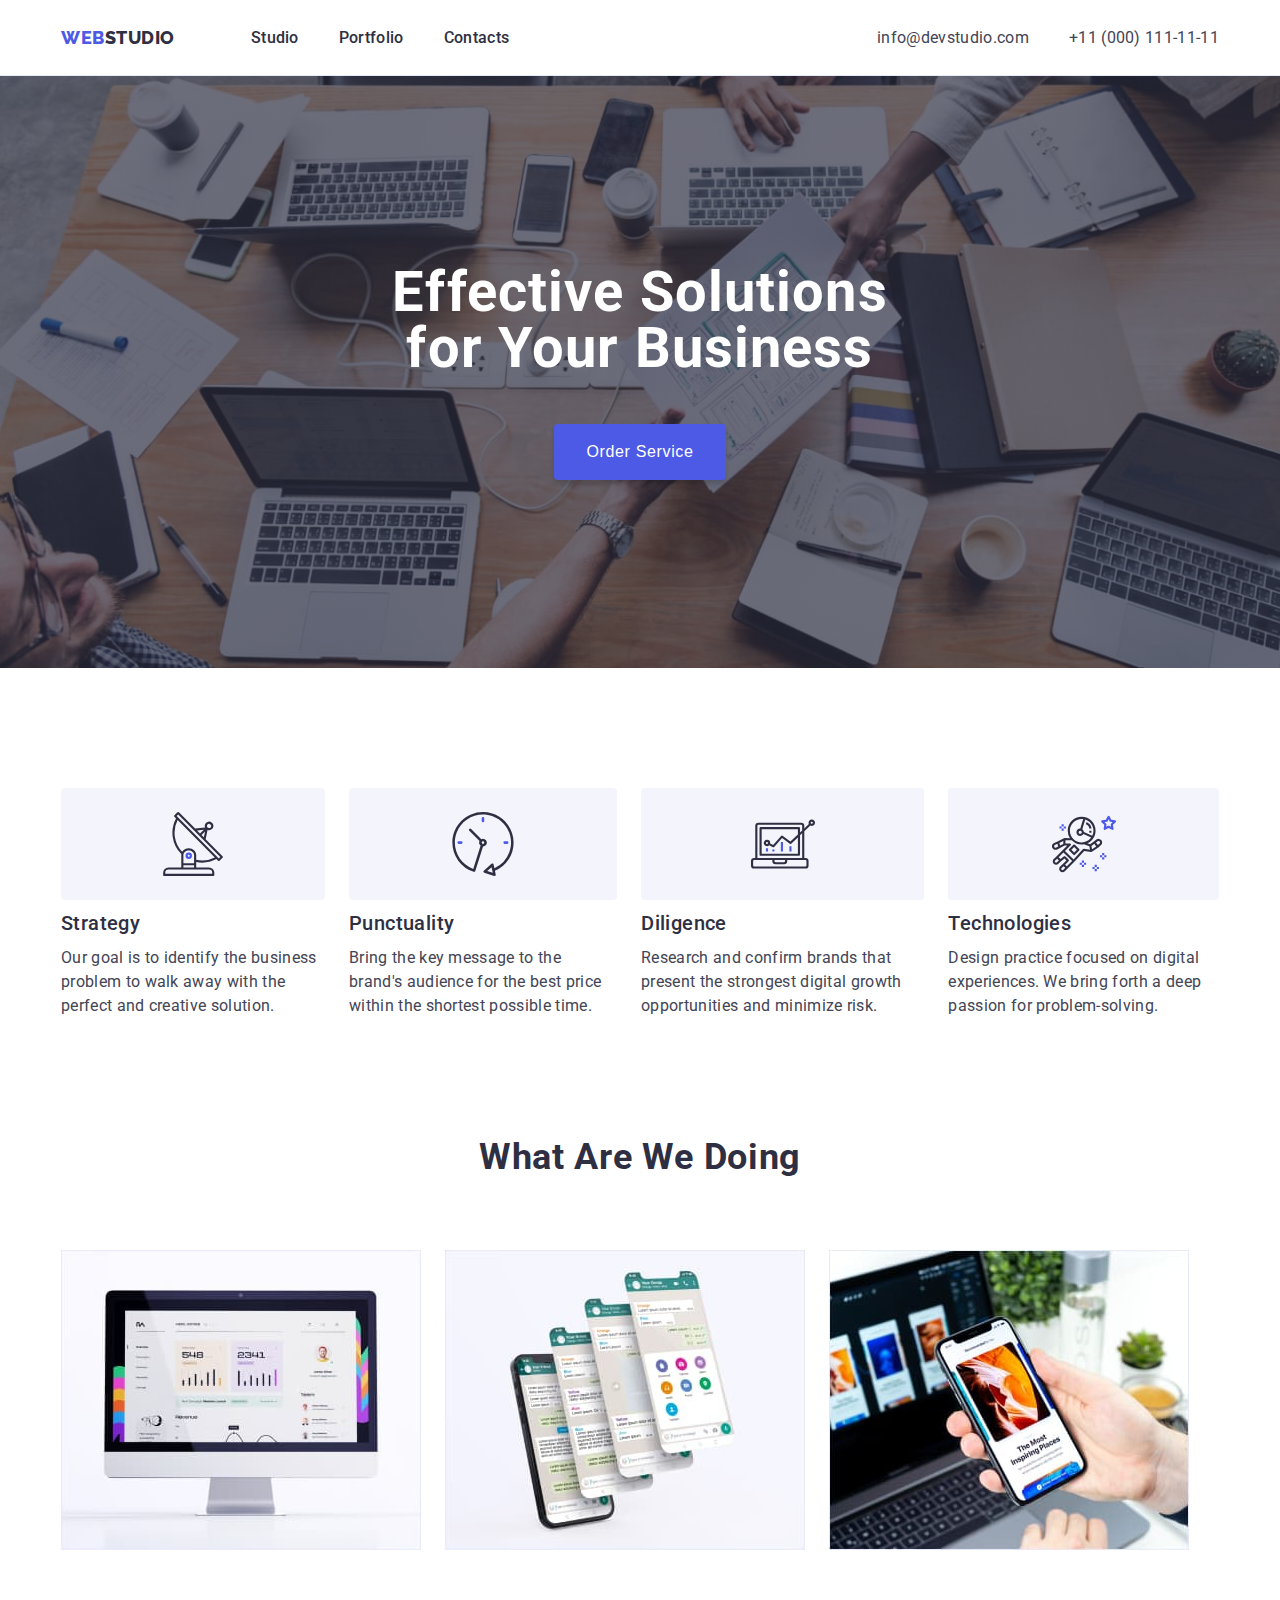
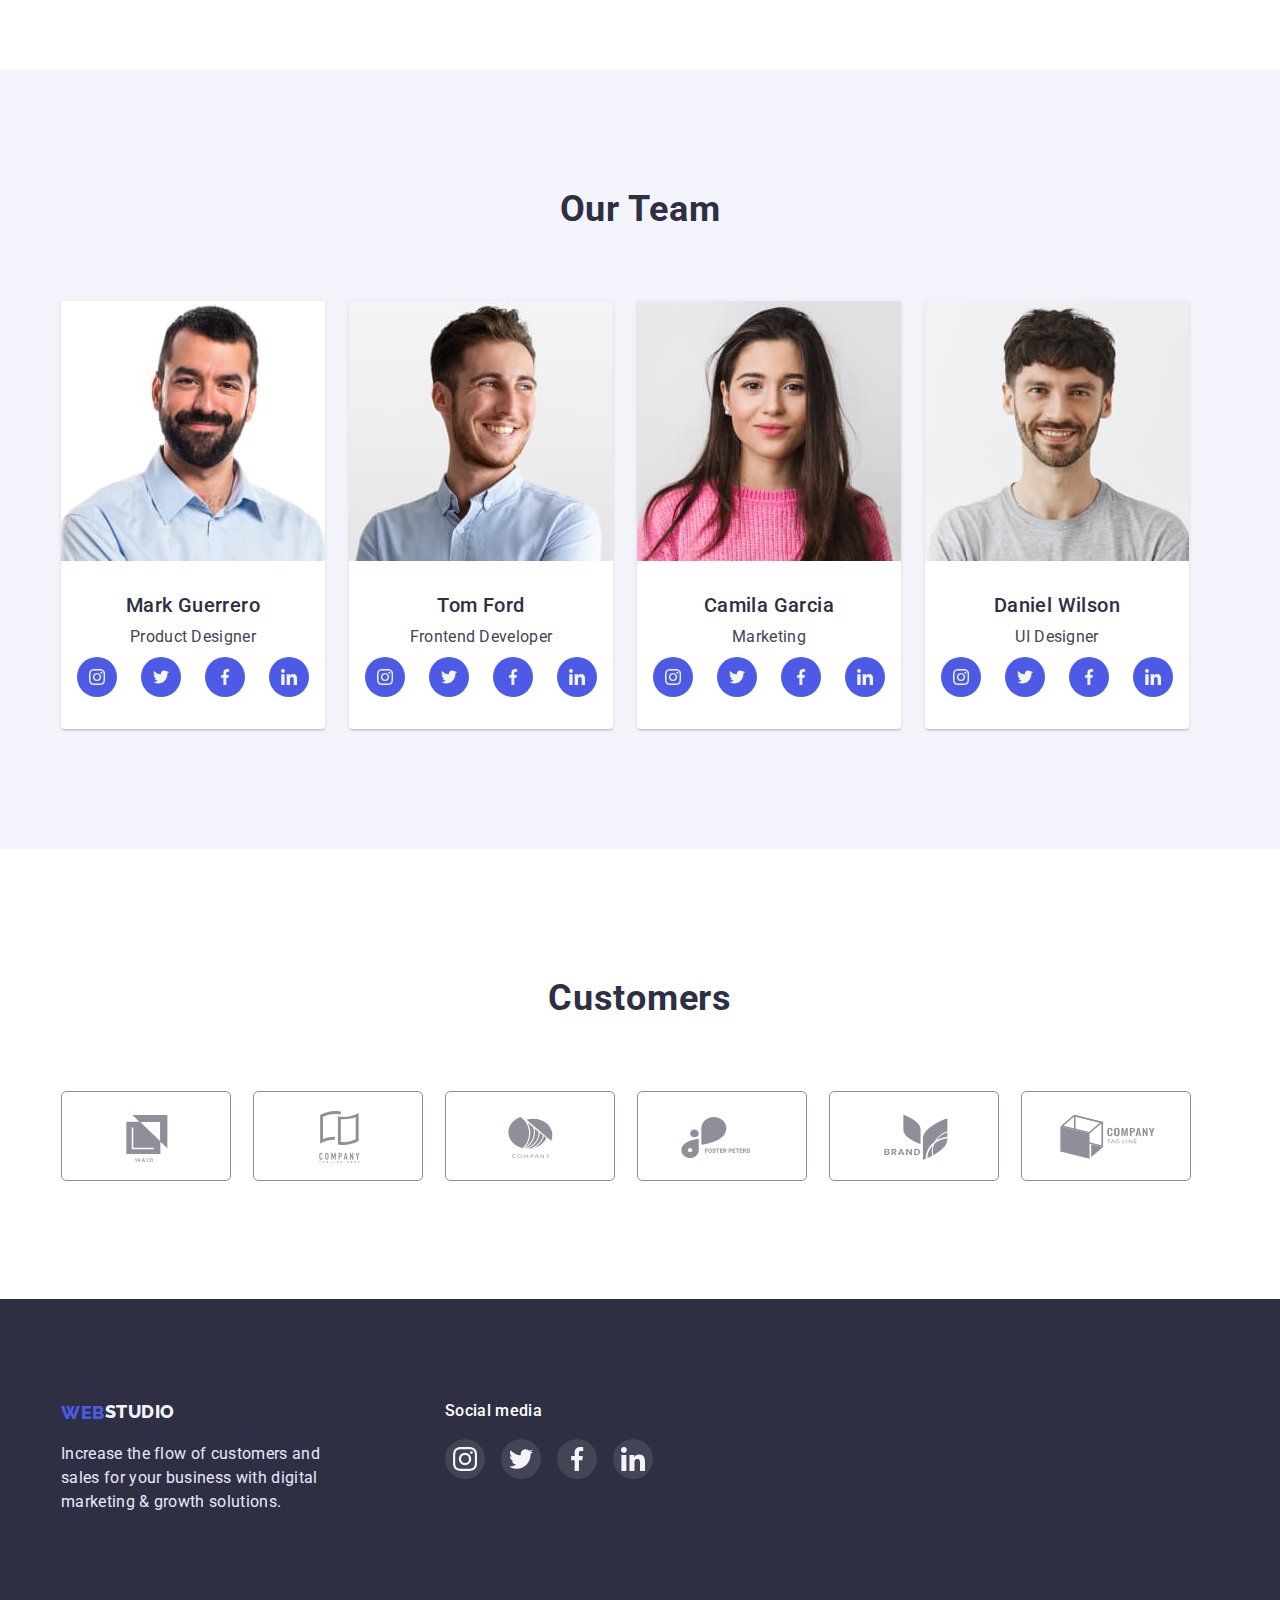
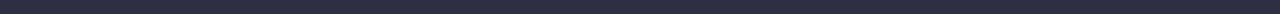
<file: index.html>
<!DOCTYPE html>
<html lang="en">
  <head>
    <meta charset="UTF-8" />
    <meta http-equiv="X-UA-Compatible" content="IE=edge" />
    <meta name="viewport" content="width=device-width, initial-scale=1.0" />
    <title>WebStudio</title>
    <link rel="preconnect" href="https://fonts.googleapis.com" />
    <link rel="preconnect" href="https://fonts.gstatic.com" crossorigin />
    <link
      href="https://fonts.googleapis.com/css2?family=Raleway:wght@800&family=Roboto:wght@400;500;700;900&display=swap"
      rel="stylesheet"
    />
    <link
      rel="stylesheet"
      href="https://cdnjs.cloudflare.com/ajax/libs/modern-normalize/1.1.0/modern-normalize.min.css"
      integrity="sha512-wpPYUAdjBVSE4KJnH1VR1HeZfpl1ub8YT/NKx4PuQ5NmX2tKuGu6U/JRp5y+Y8XG2tV+wKQpNHVUX03MfMFn9Q=="
      crossorigin="anonymous"
      referrerpolicy="no-referrer"
    />
    <link rel="stylesheet" href="./css/style.css" />
  </head>
  <body>
    <!-- Header -->
    <header class="page-header">
      <div class="container header-flex">
        <!-- navigation -->
        <nav class="navigation nav-flex">
          <a class="logo" href="./index.html"
            ><span class="web">WEB</span>STUDIO</a
          >
          <ul class="menu-list">
            <li class="menu-item">
              <a class="link" href="./index.html">Studio</a>
            </li>
            <li class="menu-item">
              <a class="link" href="./portfolio.html">Portfolio</a>
            </li>
            <li class="menu-item">
              <a class="link" href="">Contacts</a>
            </li>
          </ul>
        </nav>
        <address class="contact">
          <ul class="contact-list">
            <li class="contact-item">
              <a class="contact-mail" href="mailto:info@devstudio.com"
                >info@devstudio.com</a
              >
            </li>
            <li class="contact-item">
              <a class="contact-tel" href="tel:+110001111111"
                >+11 (000) 111-11-11</a
              >
            </li>
          </ul>
        </address>
      </div>
    </header>
    <main>
      <section class="hero">
        <div class="hero-image">
          <div class="container">
            <h1 class="hero-title">Effective Solutions for Your Business</h1>
            <button class="hero-button" type="button">Order Service</button>
          </div>
        </div>
      </section>
      <section class="features section">
        <div class="container">
          <h2 class="features-title">Our Advantages</h2>

          <ul class="features-list">
            <li class="features-item">
              <div class="features-icon">
                <svg class="features-svg" width="64px" height="64px">
                  <use href="./images/sprite.svg#icon-antenna"></use>
                </svg>
              </div>
              <h3 class="title">Strategy</h3>
              <p class="text">
                Our goal is to identify the business problem to walk away with
                the perfect and creative solution.
              </p>
            </li>
            <li class="features-item">
              <div class="features-icon">
                <svg class="features-svg" width="64px" height="64px">
                  <use href="./images/sprite.svg#icon-clock"></use>
                </svg>
              </div>
              <h3 class="title">Punctuality</h3>
              <p class="text">
                Bring the key message to the brand's audience for the best price
                within the shortest possible time.
              </p>
            </li>
            <li class="features-item">
              <div class="features-icon">
                <svg class="features-svg" width="64px" height="64px">
                  <use href="./images/sprite.svg#icon-diagram"></use>
                </svg>
              </div>
              <h3 class="title">Diligence</h3>
              <p class="text">
                Research and confirm brands that present the strongest digital
                growth opportunities and minimize risk.
              </p>
            </li>
            <li class="features-item">
              <div class="features-icon">
                <svg class="features-svg" width="64px" height="64px">
                  <use href="./images/sprite.svg#icon-astronaut"></use>
                </svg>
              </div>
              <h3 class="title">Technologies</h3>
              <p class="text">
                Design practice focused on digital experiences. We bring forth a
                deep passion for problem-solving.
              </p>
            </li>
          </ul>
        </div>
      </section>
      <section class="work section">
        <div class="container">
          <h2 class="work-title">What are we doing</h2>
          <ul class="work-list">
            <li class="work-item">
              <img
                class="work-img"
                src="./images/rectangle1.jpg"
                alt="IMG1"
                width="360"
                height="300"
              />
            </li>
            <li class="work-item">
              <img
                class="work-img"
                src="./images/rectangle2.jpg"
                alt="IMG2"
                width="360"
                height="300"
              />
            </li>
            <li class="work-item">
              <img
                class="work-img"
                src="./images/rectangle3.jpg"
                alt="IMG3"
                width="360"
                height="300"
              />
            </li>
          </ul>
        </div>
      </section>
      <section class="team section">
        <div class="container">
          <h2 class="team-title">Our Team</h2>
          <ul class="team-list">
            <li class="team-item">
              <img
                class="team-img"
                src="./images/markguerrero.jpg"
                alt="MarkGuerrero"
                width="264"
                height="260"
              />
              <div class="card-content">
                <h3 class="name">Mark Guerrero</h3>
                <p class="text">Product Designer</p>
                <ul class="card-content-list">
                  <li class="card-content-item">
                    <a class="card-content-link" href="">
                      <svg class="features-svg" width="16px" height="16px">
                        <use href="./images/sprite.svg#icon-instagram"></use>
                      </svg>
                    </a>
                  </li>
                  <li class="card-content-item">
                    <a class="card-content-link" href="">
                      <svg class="features-svg" width="16px" height="16px">
                        <use href="./images/sprite.svg#icon-twitter"></use>
                      </svg>
                    </a>
                  </li>
                  <li class="card-content-item">
                    <a class="card-content-link" href="">
                      <svg class="features-svg" width="16px" height="16px">
                        <use href="./images/sprite.svg#icon-facebook"></use>
                      </svg>
                    </a>
                  </li>
                  <li class="card-content-item">
                    <a class="card-content-link" href="">
                      <svg class="features-svg" width="16px" height="16px">
                        <use href="./images/sprite.svg#icon-linkedin"></use>
                      </svg>
                    </a>
                  </li>
                </ul>
              </div>
            </li>
            <li class="team-item">
              <img
                class="team-img"
                src="./images/tomford.jpg"
                alt="TomFord"
                width="264"
                height="260"
              />
              <div class="card-content">
                <h3 class="name">Tom Ford</h3>
                <p class="text">Frontend Developer</p>
                <ul class="card-content-list">
                  <li class="card-content-item">
                    <a class="card-content-link" href="">
                      <svg class="features-svg" width="16px" height="16px">
                        <use href="./images/sprite.svg#icon-instagram"></use>
                      </svg>
                    </a>
                  </li>
                  <li class="card-content-item">
                    <a class="card-content-link" href="">
                      <svg class="features-svg" width="16px" height="16px">
                        <use href="./images/sprite.svg#icon-twitter"></use>
                      </svg>
                    </a>
                  </li>
                  <li class="card-content-item">
                    <a class="card-content-link" href="">
                      <svg class="features-svg" width="16px" height="16px">
                        <use href="./images/sprite.svg#icon-facebook"></use>
                      </svg>
                    </a>
                  </li>
                  <li class="card-content-item">
                    <a class="card-content-link" href="">
                      <svg class="features-svg" width="16px" height="16px">
                        <use href="./images/sprite.svg#icon-linkedin"></use>
                      </svg>
                    </a>
                  </li>
                </ul>
              </div>
            </li>
            <li class="team-item">
              <img
                class="team-img"
                src="./images/camilagarcia.jpg"
                alt="CamilaGarcia"
                width="264"
                height="260"
              />
              <div class="card-content">
                <h3 class="name">Camila Garcia</h3>
                <p class="text">Marketing</p>
                <ul class="card-content-list">
                  <li class="card-content-item">
                    <a class="card-content-link" href="">
                      <svg class="features-svg" width="16px" height="16px">
                        <use href="./images/sprite.svg#icon-instagram"></use>
                      </svg>
                    </a>
                  </li>
                  <li class="card-content-item">
                    <a class="card-content-link" href="">
                      <svg class="features-svg" width="16px" height="16px">
                        <use href="./images/sprite.svg#icon-twitter"></use>
                      </svg>
                    </a>
                  </li>
                  <li class="card-content-item">
                    <a class="card-content-link" href="">
                      <svg class="features-svg" width="16px" height="16px">
                        <use href="./images/sprite.svg#icon-facebook"></use>
                      </svg>
                    </a>
                  </li>
                  <li class="card-content-item">
                    <a class="card-content-link" href="">
                      <svg class="features-svg" width="16px" height="16px">
                        <use href="./images/sprite.svg#icon-linkedin"></use>
                      </svg>
                    </a>
                  </li>
                </ul>
              </div>
            </li>
            <li class="team-item">
              <img
                class="team-img"
                src="./images/danielwilson.jpg"
                alt="DanielWilson"
                width="264"
                height="260"
              />
              <div class="card-content">
                <h3 class="name">Daniel Wilson</h3>
                <p class="text">UI Designer</p>
                <ul class="card-content-list">
                  <li class="card-content-item">
                    <a class="card-content-link" href="">
                      <svg class="features-svg" width="16px" height="16px">
                        <use href="./images/sprite.svg#icon-instagram"></use>
                      </svg>
                    </a>
                  </li>
                  <li class="card-content-item">
                    <a class="card-content-link" href="">
                      <svg class="features-svg" width="16px" height="16px">
                        <use href="./images/sprite.svg#icon-twitter"></use>
                      </svg>
                    </a>
                  </li>
                  <li class="card-content-item">
                    <a class="card-content-link" href="">
                      <svg class="features-svg" width="16px" height="16px">
                        <use href="./images/sprite.svg#icon-facebook"></use>
                      </svg>
                    </a>
                  </li>
                  <li class="card-content-item">
                    <a class="card-content-link" href="">
                      <svg class="features-svg" width="16px" height="16px">
                        <use href="./images/sprite.svg#icon-linkedin"></use>
                      </svg>
                    </a>
                  </li>
                </ul>
              </div>
            </li>
          </ul>
        </div>
      </section>
      <section class="customers">
        <div class="container">
          <h2 class="customers-title">Customers</h2>
          <ul class="customers-list">
            <li class="customers-item">
              <a href="" class="customers-link">
                <svg class="customers-svg" width="104px" height="56px">
                  <use href="./images/sprite.svg#icon-Logo1"></use>
                </svg>
              </a>
            </li>
            <li class="customers-item">
              <a href="" class="customers-link">
                <svg class="customers-svg" width="104px" height="56px">
                  <use href="./images/sprite.svg#icon-Logo2"></use>
                </svg>
              </a>
            </li>
            <li class="customers-item">
              <a href="" class="customers-link">
                <svg class="customers-svg" width="104px" height="56px">
                  <use href="./images/sprite.svg#icon-Logo3"></use>
                </svg>
              </a>
            </li>
            <li class="customers-item">
              <a href="" class="customers-link">
                <svg class="customers-svg" width="104px" height="56px">
                  <use href="./images/sprite.svg#icon-Logo4"></use>
                </svg>
              </a>
            </li>
            <li class="customers-item">
              <a href="" class="customers-link">
                <svg class="customers-svg" width="104px" height="56px">
                  <use href="./images/sprite.svg#icon-Logo5"></use>
                </svg>
              </a>
            </li>
            <li class="customers-item">
              <a href="" class="customers-link">
                <svg class="customers-svg" width="104px" height="56px">
                  <use href="./images/sprite.svg#icon-Logo6"></use>
                </svg>
              </a>
            </li>
          </ul>
        </div>
      </section>
    </main>

    <footer>
      <section class="foot">
        <div class="container container-foot">
          <div class="foot-content">
            <a class="logo-foot" href="./index.html"
              ><span class="web">WEB</span>STUDIO</a
            >
            <p class="footer-text">
              Increase the flow of customers and sales for your business with
              digital marketing & growth solutions.
            </p>
          </div>
          <div class="foot-content-icon">
            <h2 class="footer-text-icon">Social media</h2>
            <ul class="footer-list">
              <li class="footer-item">
                <a class="footer-link" href="">
                  <svg class="footer-svg" width="24px" height="24px">
                    <use href="./images/sprite.svg#icon-instagram"></use>
                  </svg>
                </a>
              </li>
              <li class="footer-item">
                <a class="footer-link" href="">
                  <svg class="footer-svg" width="24px" height="24px">
                    <use href="./images/sprite.svg#icon-twitter"></use>
                  </svg>
                </a>
              </li>
              <li class="footer-item">
                <a class="footer-link" href="">
                  <svg class="footer-svg" width="24px" height="24px">
                    <use href="./images/sprite.svg#icon-facebook"></use>
                  </svg>
                </a>
              </li>
              <li class="footer-item">
                <a class="footer-link" href="">
                  <svg class="footer-svg" width="24px" height="24px">
                    <use href="./images/sprite.svg#icon-linkedin"></use>
                  </svg>
                </a>
              </li>
            </ul>
          </div>
        </div>
      </section>
    </footer>
  </body>
</html>
</file>
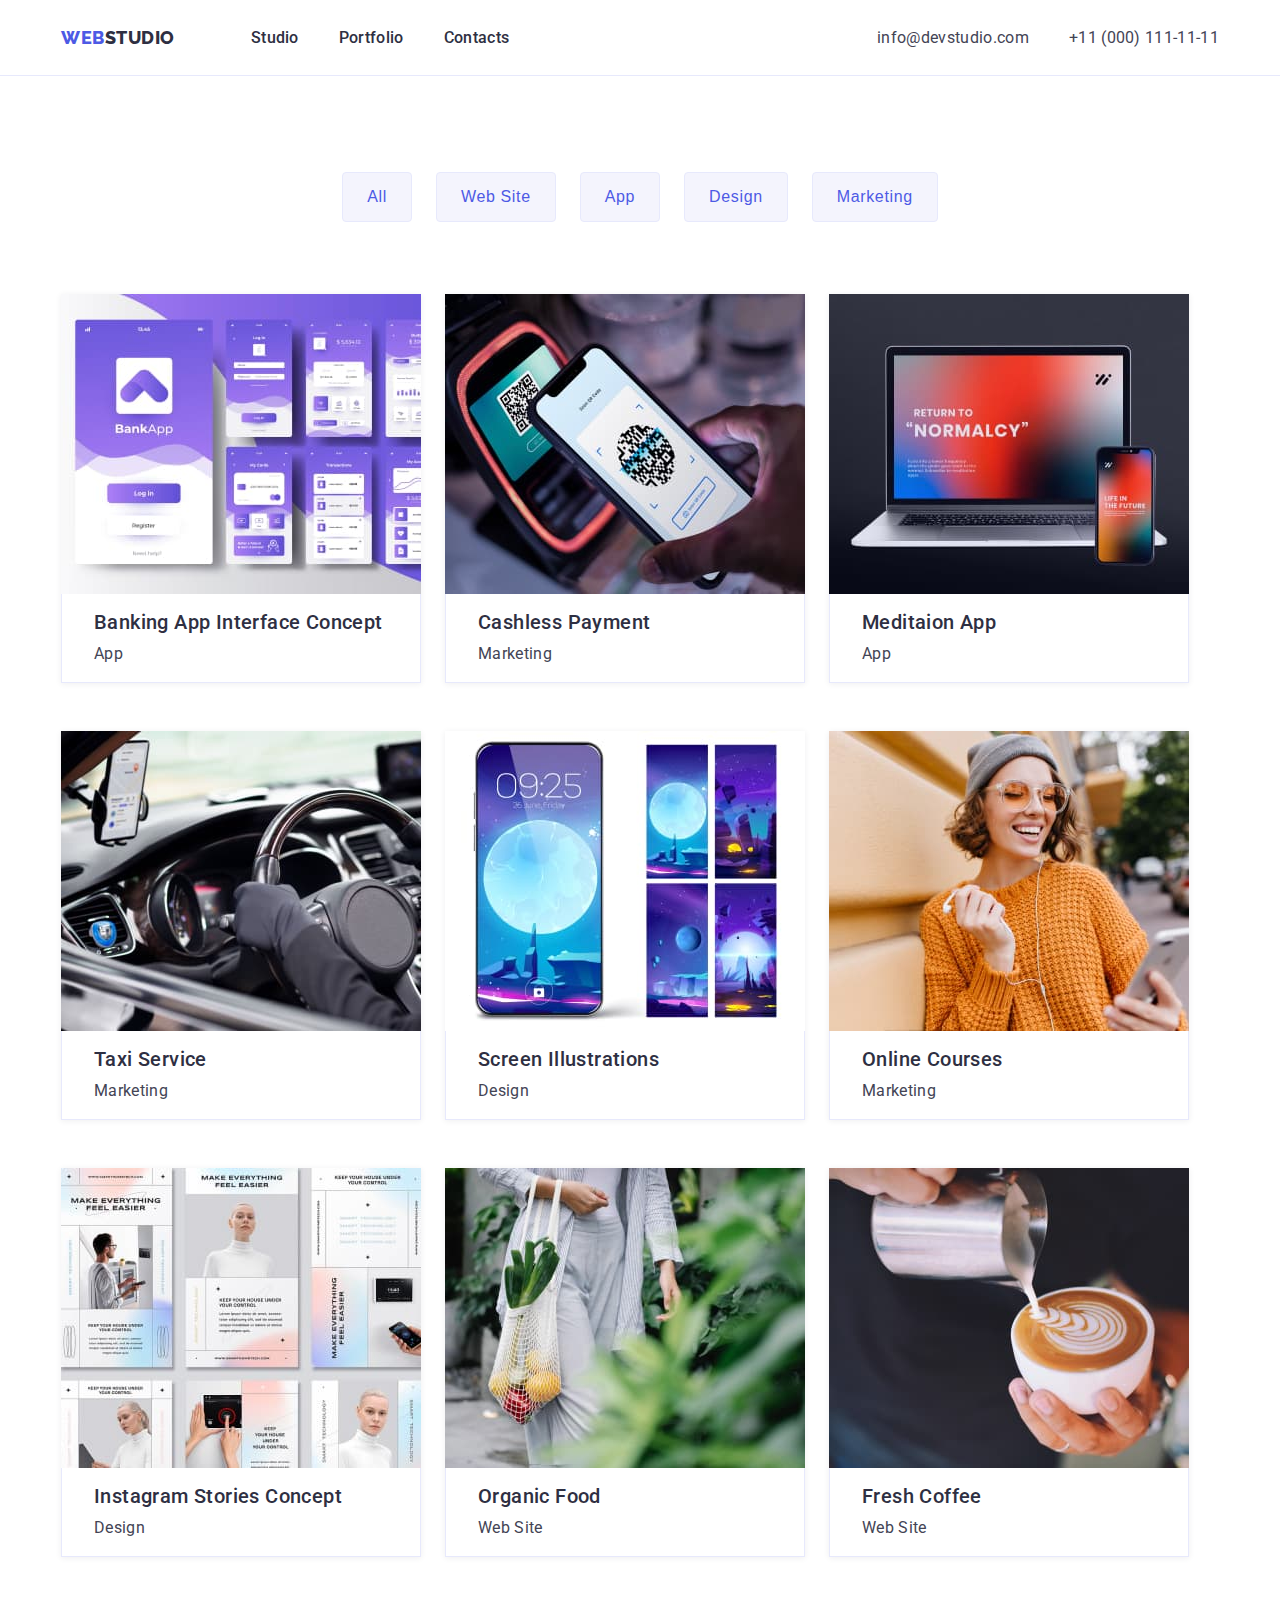
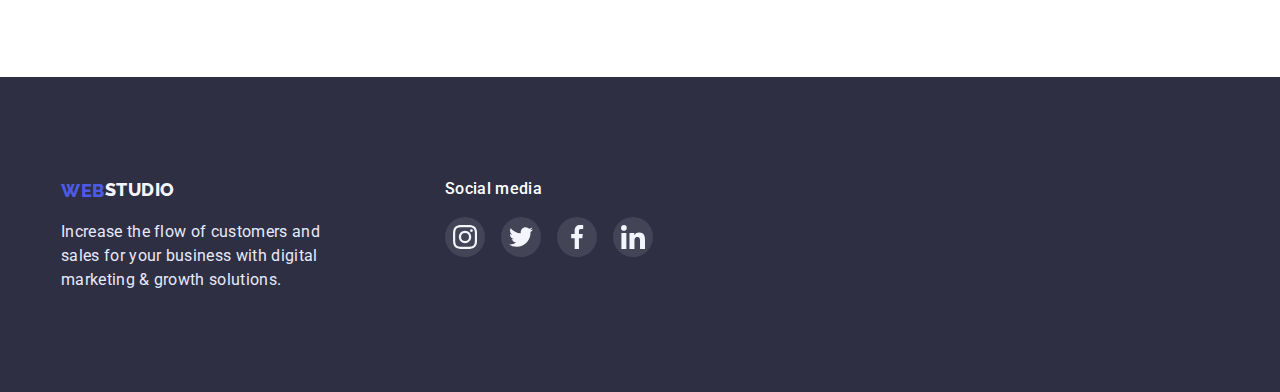
<file: portfolio.html>
<!DOCTYPE html>
<html lang="en">
  <head>
    <meta charset="UTF-8" />
    <meta http-equiv="X-UA-Compatible" content="IE=edge" />
    <meta name="viewport" content="width=device-width, initial-scale=1.0" />
    <title>Portfolio</title>
    <link rel="preconnect" href="https://fonts.googleapis.com" />
    <link rel="preconnect" href="https://fonts.gstatic.com" crossorigin />
    <link
      href="https://fonts.googleapis.com/css2?family=Raleway:wght@800&family=Roboto:wght@400;500;700;900&display=swap"
      rel="stylesheet"
    />
    <link
      rel="stylesheet"
      href="https://cdnjs.cloudflare.com/ajax/libs/modern-normalize/1.1.0/modern-normalize.min.css"
      integrity="sha512-wpPYUAdjBVSE4KJnH1VR1HeZfpl1ub8YT/NKx4PuQ5NmX2tKuGu6U/JRp5y+Y8XG2tV+wKQpNHVUX03MfMFn9Q=="
      crossorigin="anonymous"
      referrerpolicy="no-referrer"
    />
    <link rel="stylesheet" href="./css/style.css" />
  </head>
  <body>
    <header class="page-header portfolio-header">
      <div class="container header-flex">
        <!-- navigation -->
        <nav class="navigation nav-flex">
          <a class="logo" href="./index.html"
            ><span class="web">WEB</span>STUDIO</a
          >
          <ul class="menu-list">
            <li class="menu-item">
              <a class="link" href="./index.html">Studio</a>
            </li>
            <li class="menu-item">
              <a class="link" href="./portfolio.html">Portfolio</a>
            </li>
            <li class="menu-item">
              <a class="link" href="">Contacts</a>
            </li>
          </ul>
        </nav>
        <address class="contact">
          <ul class="contact-list">
            <li class="contact-item">
              <a class="contact-mail" href="mailto:info@devstudio.com"
                >info@devstudio.com</a
              >
            </li>
            <li class="contact-item">
              <a class="contact-tel" href="tel:+110001111111"
                >+11 (000) 111-11-11</a
              >
            </li>
          </ul>
        </address>
      </div>
    </header>
    <main>
      <section class="portfolio">
        <div class="container">
          <h2 class="portfolio-title">Portfolio</h2>
          <!-- buttons -->
          <ul class="nav-button-flex">
            <li class="nav-item">
              <button class="nav-button" type="button">All</button>
            </li>
            <li class="nav-item">
              <button class="nav-button" type="button">Web Site</button>
            </li>
            <li class="nav-item">
              <button class="nav-button" type="button">App</button>
            </li>
            <li class="nav-item">
              <button class="nav-button" type="button">Design</button>
            </li>
            <li class="nav-item">
              <button class="nav-button" type="button">Marketing</button>
            </li>
          </ul>

          <ul class="project-card">
            <li class="card-item">
              <a class="card-link" href="">
                <img
                  class="card-img"
                  src="./images/bankApp.jpg"
                  alt="BankingApp"
                  width="360"
                  height="300"
                />
                <div class="card-content-portfolio">
                  <h3 class="card-title">Banking App Interface Concept</h3>
                  <p class="card-text">App</p>
                </div></a
              >
            </li>
            <li class="card-item">
              <a class="card-link" href=""
                ><img
                  class="card-img"
                  src="./images/cashlesspayment.jpg"
                  alt="CashlessPayment"
                  width="360"
                  height="300"
                />
                <div class="card-content-portfolio">
                  <h3 class="card-title">Cashless Payment</h3>
                  <p class="card-text">Marketing</p>
                </div></a
              >
            </li>
            <li class="card-item">
              <a class="card-link" href=""
                ><img
                  class="card-img"
                  src="./images/meditaionapp.jpg"
                  alt="MeditaionApp"
                  width="360"
                  height="300"
                />
                <div class="card-content-portfolio">
                  <h3 class="card-title">Meditaion App</h3>
                  <p class="card-text">App</p>
                </div></a
              >
            </li>
            <li class="card-item">
              <a class="card-link" href=""
                ><img
                  class="card-img"
                  src="./images/taxiservice.jpg"
                  alt="TaxiService"
                  width="360"
                  height="300"
                />
                <div class="card-content-portfolio">
                  <h3 class="card-title">Taxi Service</h3>
                  <p class="card-text">Marketing</p>
                </div></a
              >
            </li>
            <li class="card-item">
              <a class="card-link" href=""
                ><img
                  class="card-img"
                  src="./images/screenillustrations.jpg"
                  alt="ScreenIllustrations"
                  width="360"
                  height="300"
                />
                <div class="card-content-portfolio">
                  <h3 class="card-title">Screen Illustrations</h3>
                  <p class="card-text">Design</p>
                </div></a
              >
            </li>
            <li class="card-item">
              <a class="card-link" href=""
                ><img
                  class="card-img"
                  src="./images/onlinecourses.jpg"
                  alt="OnlineCourses"
                  width="360"
                  height="300"
                />
                <div class="card-content-portfolio">
                  <h3 class="card-title">Online Courses</h3>
                  <p class="card-text">Marketing</p>
                </div></a
              >
            </li>
            <li class="card-item">
              <a class="card-link" href=""
                ><img
                  class="card-img"
                  src="./images/instagramstories.jpg"
                  alt="InstagramStoriesConcept"
                  width="360"
                  height="300"
                />
                <div class="card-content-portfolio">
                  <h3 class="card-title">Instagram Stories Concept</h3>
                  <p class="card-text">Design</p>
                </div></a
              >
            </li>
            <li class="card-item">
              <a class="card-link" href=""
                ><img
                  class="card-img"
                  src="./images/organicfood.jpg"
                  alt="OrganicFood"
                  width="360"
                  height="300"
                />
                <div class="card-content-portfolio">
                  <h3 class="card-title">Organic Food</h3>
                  <p class="card-text">Web Site</p>
                </div></a
              >
            </li>
            <li class="card-item">
              <a class="card-link" href="">
                <img
                  class="card-img"
                  src="./images/freshcoffee.jpg"
                  alt="FreshCoffee"
                  width="360"
                  height="300"
                />
                <div class="card-content-portfolio">
                  <h3 class="card-title">Fresh Coffee</h3>
                  <p class="card-text">Web Site</p>
                </div>
              </a>
            </li>
          </ul>
        </div>
      </section>
    </main>
    <footer>
      <section class="foot">
        <div class="container container-foot">
          <div class="foot-content">
            <a class="logo-foot" href="./index.html"
              ><span class="web">WEB</span>STUDIO</a
            >
            <p class="footer-text">
              Increase the flow of customers and sales for your business with
              digital marketing & growth solutions.
            </p>
          </div>
          <div class="foot-content-icon">
            <h2 class="footer-text-icon">Social media</h2>
            <ul class="footer-list">
              <li class="footer-item">
                <a class="footer-link" href="">
                  <svg class="footer-svg" width="24px" height="24px">
                    <use href="./images/sprite.svg#icon-instagram"></use>
                  </svg>
                </a>
              </li>
              <li class="footer-item">
                <a class="footer-link" href="">
                  <svg class="footer-svg" width="24px" height="24px">
                    <use href="./images/sprite.svg#icon-twitter"></use>
                  </svg>
                </a>
              </li>
              <li class="footer-item">
                <a class="footer-link" href="">
                  <svg class="footer-svg" width="24px" height="24px">
                    <use href="./images/sprite.svg#icon-facebook"></use>
                  </svg>
                </a>
              </li>
              <li class="footer-item">
                <a class="footer-link" href="">
                  <svg class="footer-svg" width="24px" height="24px">
                    <use href="./images/sprite.svg#icon-linkedin"></use>
                  </svg>
                </a>
              </li>
            </ul>
          </div>
        </div>
      </section>
    </footer>
  </body>
</html>
</file>
<file: css/style.css>
:root{
    --accent-color: #404BBF;
}

body {
    font-family: 'Roboto', sans-serif;
    color: #434455;
    margin: 0;
}
a{
    text-decoration: none;
}
ul{
margin-top: 0;
    margin-bottom: 0;
        padding-left: 0;
    list-style: none;
}
h1, h2, h3, h4, p{
 margin-top: 0;
 margin-bottom: 0;
}
img{
    display: block;
    max-width: 100%;
    height: auto;
}
.container{
    width: 1158px;
    padding-left: 15px;
    padding-right: 15px;
    margin: 0 auto;
}
.section{
padding: 120px 0;
}
/* --------------------------- header  --------------------------- */
/* ================= navigation =================*/
.header-flex {
    display: flex;
    align-items: center;
    /* height: 72px; */
    padding-top: 24px;
    padding-bottom: 24px;
}
.nav-flex{
    display: flex;
    align-items: center;
}

.page-header{
 
    background: #FFFFFF;
    border-bottom: 1px solid #E7E9FC;
}
.menu-list{
    display: flex;
    margin-left: 76px;
   
}
.menu-item:not(:last-child){
    margin-right: 40px;
}
.logo{

        font-family: 'Raleway', sans-serif;
        font-style: normal;
        font-weight: 800;
        font-size: 18px;
        line-height: 1.5;
        letter-spacing: 0.03em;
        color: #2E2F42;  
}

.web{
    font-family: 'Raleway';
        font-style: normal;
        font-weight: 800;
        font-size: 18px;
        line-height: 1.5;
        letter-spacing: 0.03em;
        color: #4D5AE5;
}

.link{
 
        font-style: normal;
        font-weight: 500;
        font-size: 16px;
        line-height: 1.5;
        letter-spacing: 0.02em;
        color: #2E2F42;
     
}
.link:hover, .link:focus{
    color: var(--accent-color)
}
      /* ------------------------------ Adress ------------------------------ */
      .contact{
margin-left: auto;
      }
.contact-list{
display: flex;

}
.contact-item + .contact-item{
   margin-left: 40px;
}
.contact-mail{

        font-style: normal;
        font-weight: 400;
        font-size: 16px;
        line-height: 1.5;
        letter-spacing: 0.02em;
        color: #434455;
}
.contact-mail:hover, .contact-mail:focus{
    color: var(--accent-color)
}
.contact-tel{

font-style: normal;
font-weight: 400;
font-size: 16px;
line-height: 1.5;
letter-spacing: 0.02em;
color: #434455;}

.contact-tel:hover,
.contact-tel:focus {
    color: var(--accent-color)
}

/* ------------------ hero ------------------ */

.hero{
    max-width: 1440px;
padding-top: 188px;
padding-bottom: 188px;
margin-left: auto;
margin-right: auto;
background-image: linear-gradient(rgba(46, 47, 66, 0.7), rgba(46, 47, 66, 0.7)), url(../images/bg.jpg);
    background-size: cover;
}
/* .hero-image{
    width: 1440px;
    height: 600px;
    margin-left: auto;
    margin-right: auto;
    background-image: url(../images/bg.jpg);
    background-size: cover;
} */
 
.hero-title{
        font-style: normal;
        font-weight: 700;
        font-size: 56px;
        line-height: 1.0;
        text-align: center;
        letter-spacing: 0.02em;
        color: #FFFFFF;
        width: 496px;
     margin-bottom: 48px;
     margin-left: auto;
     margin-right: auto;
}
.hero-button{
    padding: 16px 32px;
        font-style: normal;
        font-weight: 500;
        font-size: 16px;
        line-height: 1.5;
        display: flex;
        align-items: center;
        letter-spacing: 0.04em;
        color: #FFFFFF;
        background-color: #4D5AE5;
        cursor: pointer;
        margin-left: auto;
        margin-right: auto;
        box-shadow: 0px 4px 4px rgba(0, 0, 0, 0.15);
            border-radius: 4px;
            border-width: 0;
}
.hero-button:hover, .hero-button:focus{
    background-color: var(--accent-color);
    color: #FFFFFF; 
}
/* ==================== hero ==================== */

/* ================= features =================*/
.features{
    padding-bottom: 0;
}
.features-container{
    display: flex;
}
.features-title{
    display: none;
}
.features-list{
    display: flex;
}
.features-item:not(:last-child){
    margin-right: 24px;}
.features-item .title{

    font-style: normal;
    font-weight: 500;
    font-size: 20px;
    line-height: 1.5;
    letter-spacing: 0.02em;
    color: #2E2F42;
    margin-bottom: 8px;
}
.features-item .text{
 
        font-size: 16px;
        line-height: 1.5;
        letter-spacing: 0.02em;
        color: #434455;
}
.features-icon{
    display: flex;
        justify-content: center;
        align-items: center;
        padding: 24px 100px;
    margin-bottom: 8px;
    background-color: #F4F4FD;
        border-radius: 4px;
}

/* work */

.work-title{
        font-style: normal;
        font-weight: 700;
        font-size: 36px;
        line-height: 1.1;
        text-align: center;
        letter-spacing: 0.02em;
        text-transform: capitalize;
        color: #2E2F42;
        margin-bottom: 72px;
}
.work-list{
    display: flex;
    list-style: none;
    gap: 24px;
}
/* team */
.team{
  background-color: #F4F4FD;;
}
.team-title{

        font-style: normal;
        font-weight: 700;
        font-size: 36px;
        line-height: 1.1;
        text-align: center;
        letter-spacing: 0.02em;
        text-transform: capitalize;
        color: #2E2F42;
       margin-bottom: 72px;
}

.name{
 margin-bottom: 8px;
        font-style: normal;
        font-weight: 500;
        font-size: 20px;
        line-height: 1.2;
        text-align: center;
        letter-spacing: 0.02em;
        color: #2E2F42;
       
       
}
.team-item .text{

        font-size: 16px;
        line-height: 1.5;
        text-align: center;
        letter-spacing: 0.02em;
        color: #434455;
        margin-bottom: 8px;
}
.team-list{
    display: flex;
    gap: 24px;
}
.team-item{
box-shadow: 0px 1px 6px rgba(46, 47, 66, 0.08), 0px 1px 1px rgba(46, 47, 66, 0.16), 0px 2px 1px rgba(46, 47, 66, 0.08);
border-radius: 0px 0px 4px 4px;
}
.card-content{

    padding: 32px 0;
    background-color:#FFFFFF;
    border-radius: 0px 0px 4px 4px;
}
.card-content-list {
    display: flex;
    justify-content: center;
    gap: 24px;
}

.card-content-item {
    width: 40px;
    height: 40px;
    
}

.card-content-link {
    width: 100%;
    height: 100%;
    border-radius: 50%;
    background-color: #4D5AE5;
    display: flex;
        justify-content: center;
        align-items: center;
}
.card-content-item :is(:hover, :focus){
    background-color:#404BBF;
}


/* ----------------- Customers ----------------- */

.customers{
    padding-top: 130px;
    padding-bottom: 120px;
}
.customers-title {
    font-style: normal;
        font-weight: 700;
        font-size: 36px;
        line-height: 1.1;
        text-align: center;
        letter-spacing: 0.02em;
        text-transform: capitalize;
        color: #2E2F42;
        margin-bottom: 72px;
}

.customers-list {
    display: flex;
        gap: 24px;
}

.customers-item {
    width: 168px;
    height: 88px;
}

.customers-link {
    display: flex;
    align-items: center;
    justify-content: center;
    width: 100%;
    height: 100%;
    border: 1px solid #8E8F99;
        border-radius: 5px;
        /* color: #8E8F99; */
}
.customers-svg{
    fill: #8E8F99;
}
.customers-link:is(:hover, :focus) {
border-color: #404BBF;
}
.customers-link:is(:hover, :focus) .customers-svg{
    fill: #404BBF;
}

/* ================= Customers ================= */


/* ======================== footer ========================*/
.logo-foot{
    font-family: 'Raleway', sans-serif;
        font-style: normal;
        font-weight: 800;
        font-size: 18px;
        line-height: 1.15;
        display: flex;
        align-items: center;
        letter-spacing: 0.03em;
        text-transform: uppercase;
        color: #F4F4FD;
        text-decoration: none;
        margin-bottom: 16px;
}
.logo-foot:hover,
.logo-foot:focus {
    color: var(--accent-color)}
.footer-text{
font-style: normal;
    font-weight: 400;
    font-size: 16px;
    line-height: 1.5;
    letter-spacing: 0.02em;
    color: #E7E9FC;
}

.foot{
    background: #2E2F42;
}
.foot-content{
max-width: 264px;
}
.footer-text-icon{
    font-style: normal;
        font-weight: 500;
        font-size: 16px;
        line-height: 1.5;
        letter-spacing: 0.02em;
        color: #FFFFFF;
        margin-bottom: 16px;
}
.container-foot{
    display: flex;
    padding: 100px 0;
}

.foot-content-icon{
    margin-left: 120px;
}

.footer-list {
    display: flex;
        justify-content: center;
        gap: 16px;
}

.footer-item {
width: 40px;
    height: 40px;
}

.footer-link {
    width: 100%;
        height: 100%;
        border-radius: 50%;
        background-color: rgba(255, 255, 255, 0.1);
        display: flex;
        justify-content: center;
        align-items: center;
}
.footer-item :is(:hover, :focus){

    background-color: #31D0AA;
}

.footer-svg {}
/* ============================= Portfolio ============================= */
.portfolio-header{
    margin-bottom: 96px;
}
.portfolio{
    margin-bottom: 120px;
}
.portfolio-title{
    display: none;
}
/* navigation */
.nav-button-flex{
    display: flex;
    justify-content: center;
    align-items: center;}
        .nav-item {
            margin-bottom: 72px;
        }
   .nav-item:not(:last-child){
        margin-right: 24px;
    }
.nav-button{
    padding: 12px 24px;
    font-style: normal;
        font-weight: 500;
        font-size: 16px;
        line-height: 1.5;
        text-align: center;
        letter-spacing: 0.04em;
        color: #4D5AE5;
        background: #F4F4FD;
        cursor: pointer;
        border: 1px solid #E7E9FC;
            border-radius: 4px;
}
.nav-button:hover, .nav-button:focus{
    background-color: var(--accent-color)
    
}
.nav-button:hover,
.nav-button:focus
{
box-shadow: 0px 3px 1px rgba(0, 0, 0, 0.1),
0px 2px 1px rgba(0, 0, 0, 0.08),
0px 2px 2px rgba(0, 0, 0, 0.12);
}
        .nav-button:hover,
        .nav-button:focus{
color: #FFFFFF;
}

        
/* ==================== project-card ====================*/

.project-card{
    display: flex;
    flex-wrap: wrap;
    column-gap: 24px;
    row-gap: 48px;
}

.card-link{
    display: block;
    box-shadow: 0px 1px 6px rgba(46 47 66 / 8%);
}
.card-link:hover,
.card-link:focus{
box-shadow: 0px 1px 6px rgba(46, 47, 66, 0.08),
        0px 1px 1px rgba(46, 47, 66, 0.16),
        0px 2px 1px rgba(46, 47, 66, 0.08);
}
.card-title{
    font-style: normal;
        font-weight: 500;
        font-size: 20px;
        line-height: 1.2;
        letter-spacing: 0.02em;
        color: #2E2F42;
        margin-bottom: 8px;
}
.card-text{
        font-size: 16px;
        line-height: 1.5;
        letter-spacing: 0.02em;
        color: #434455;
}
.card-content-portfolio{
    padding: 16px 32px;
    border-right: 1px solid #E7E9FC;
    border-bottom: 1px solid #E7E9FC;
    border-left: 1px solid #E7E9FC;
}

/* ============================= /Portfolio ============================= */
</file>
